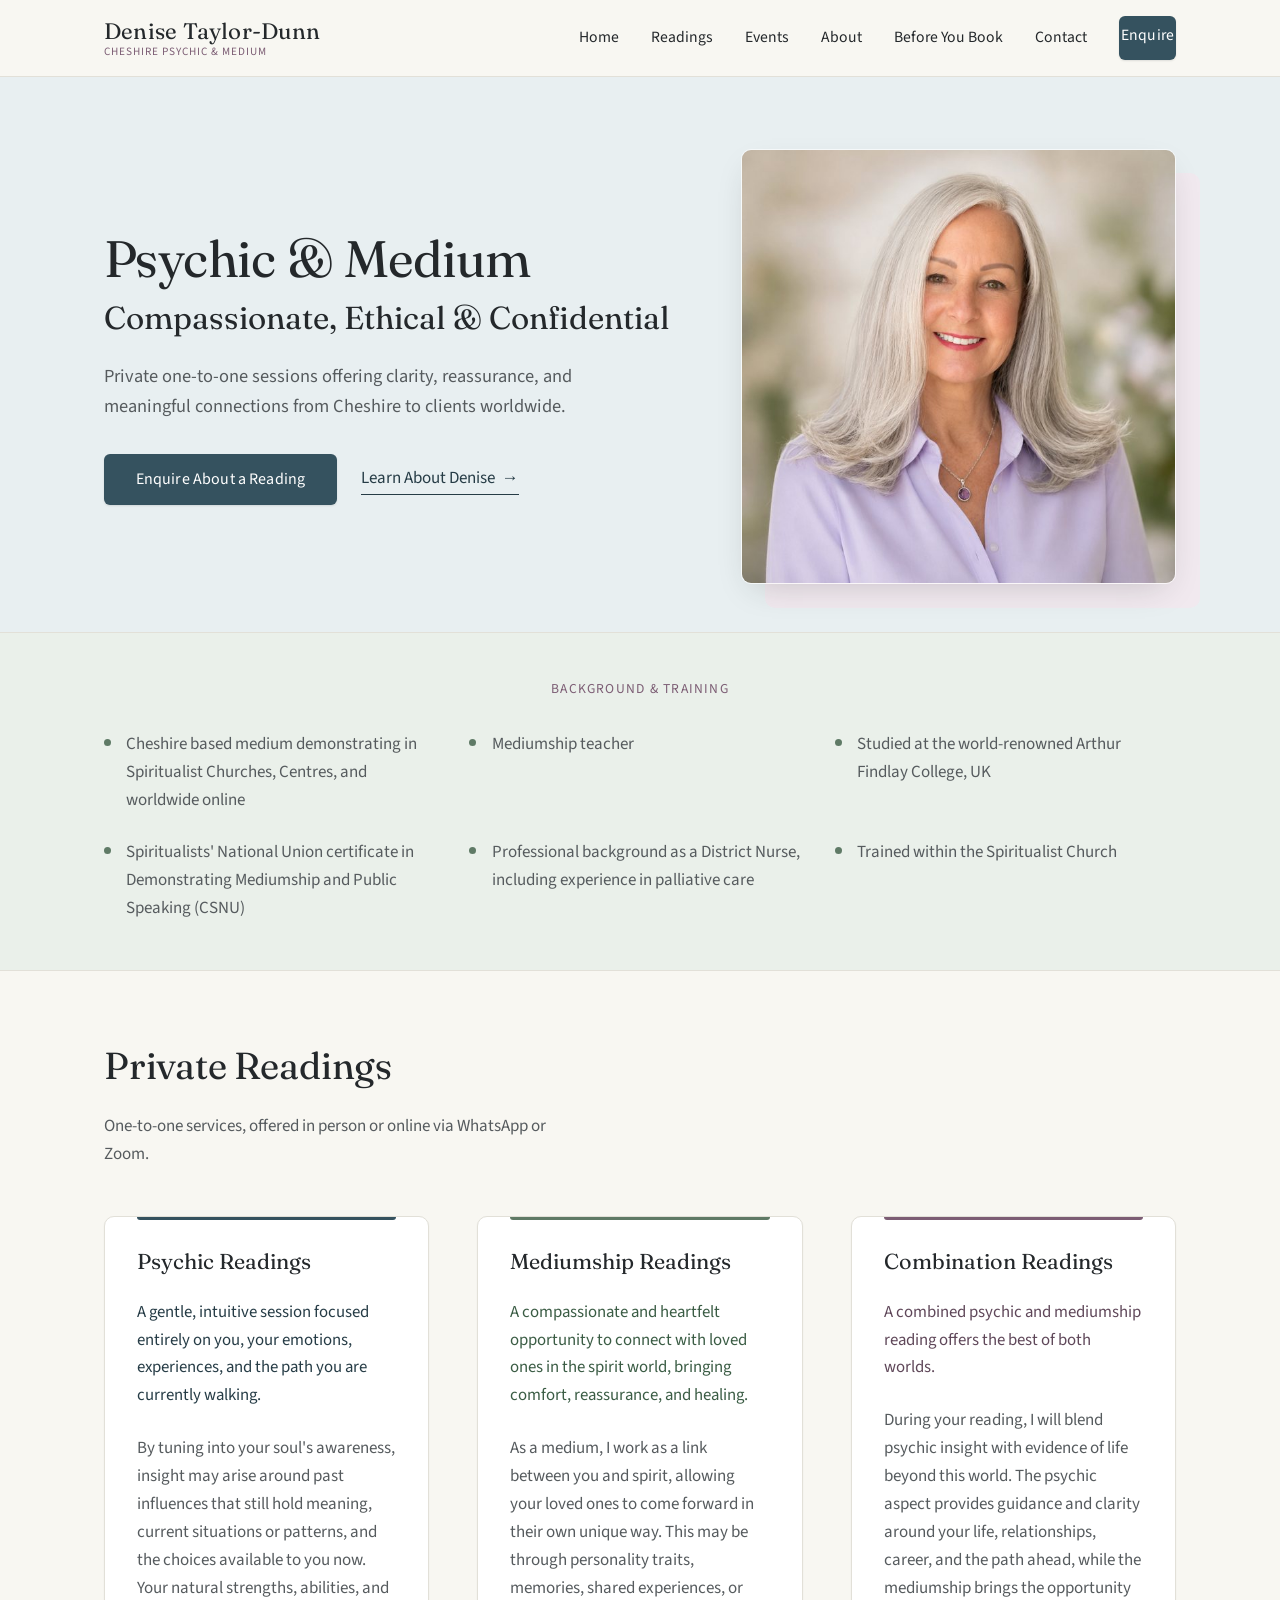
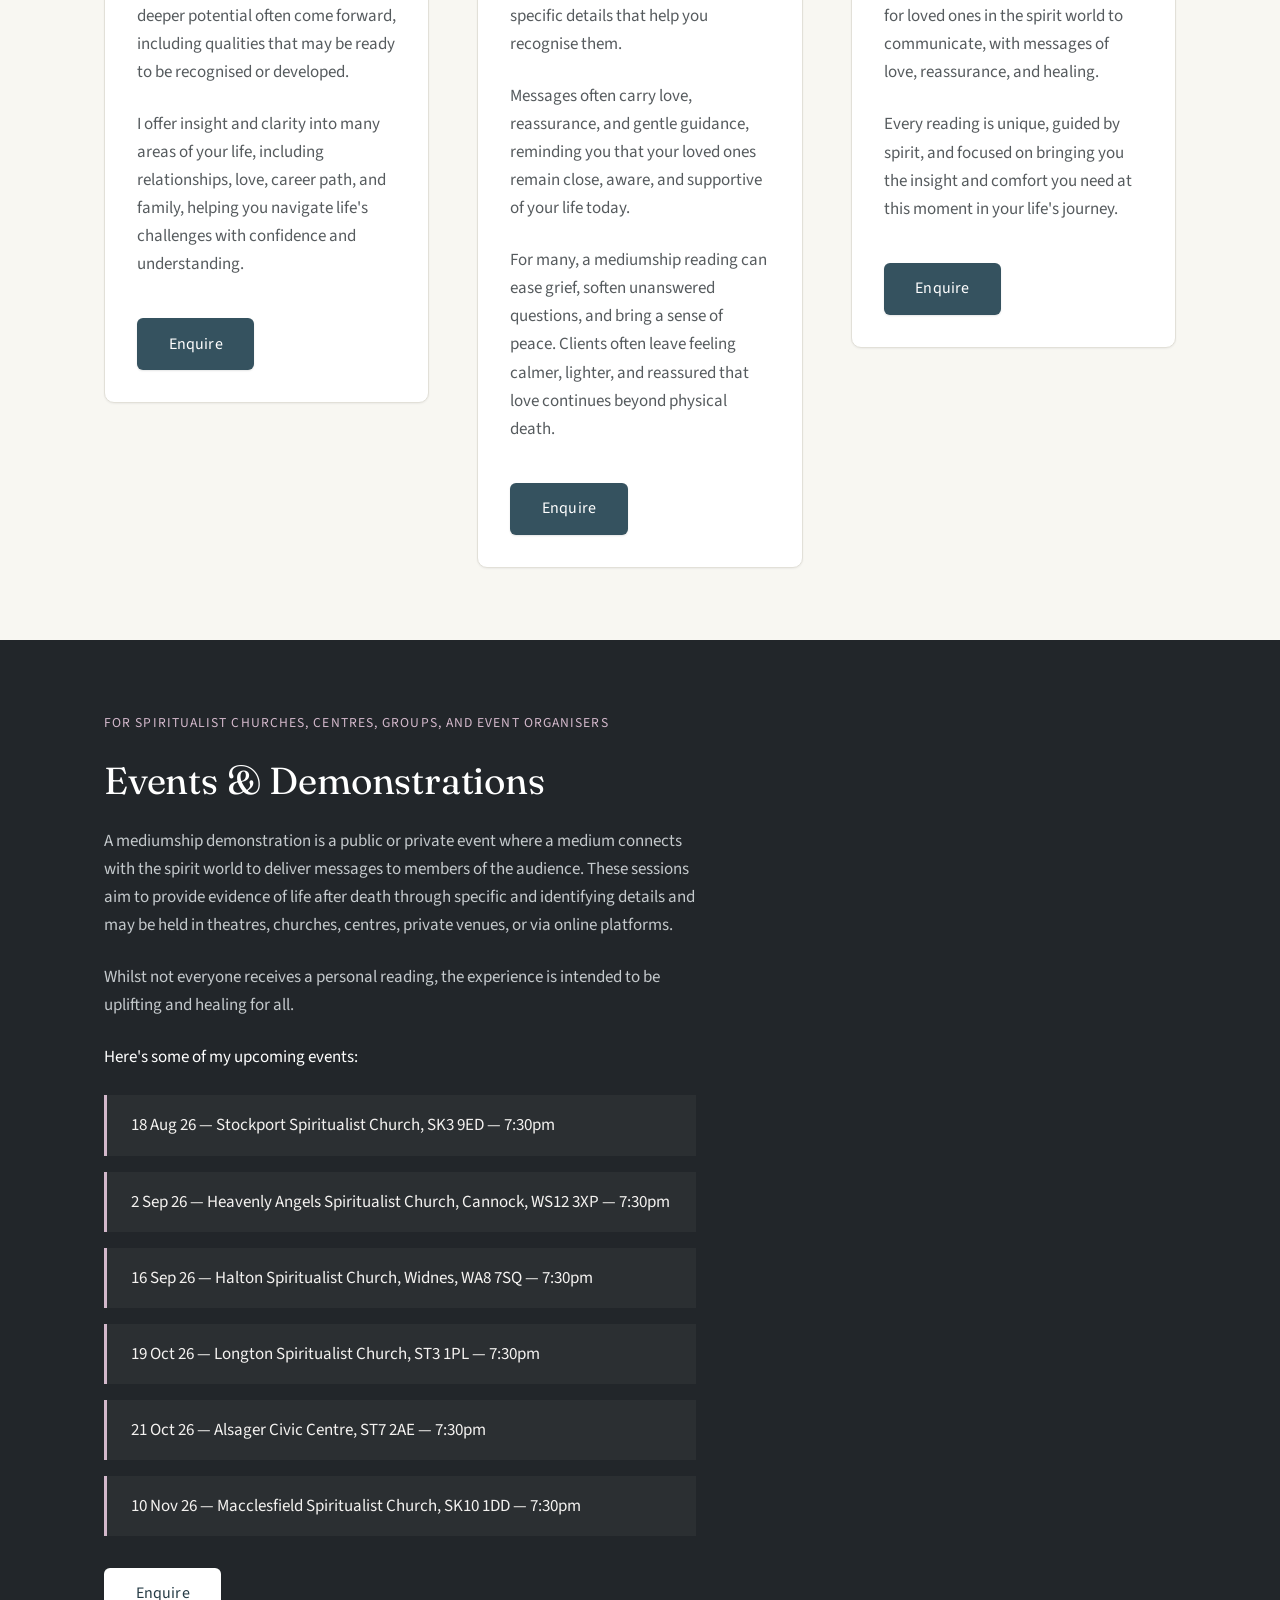
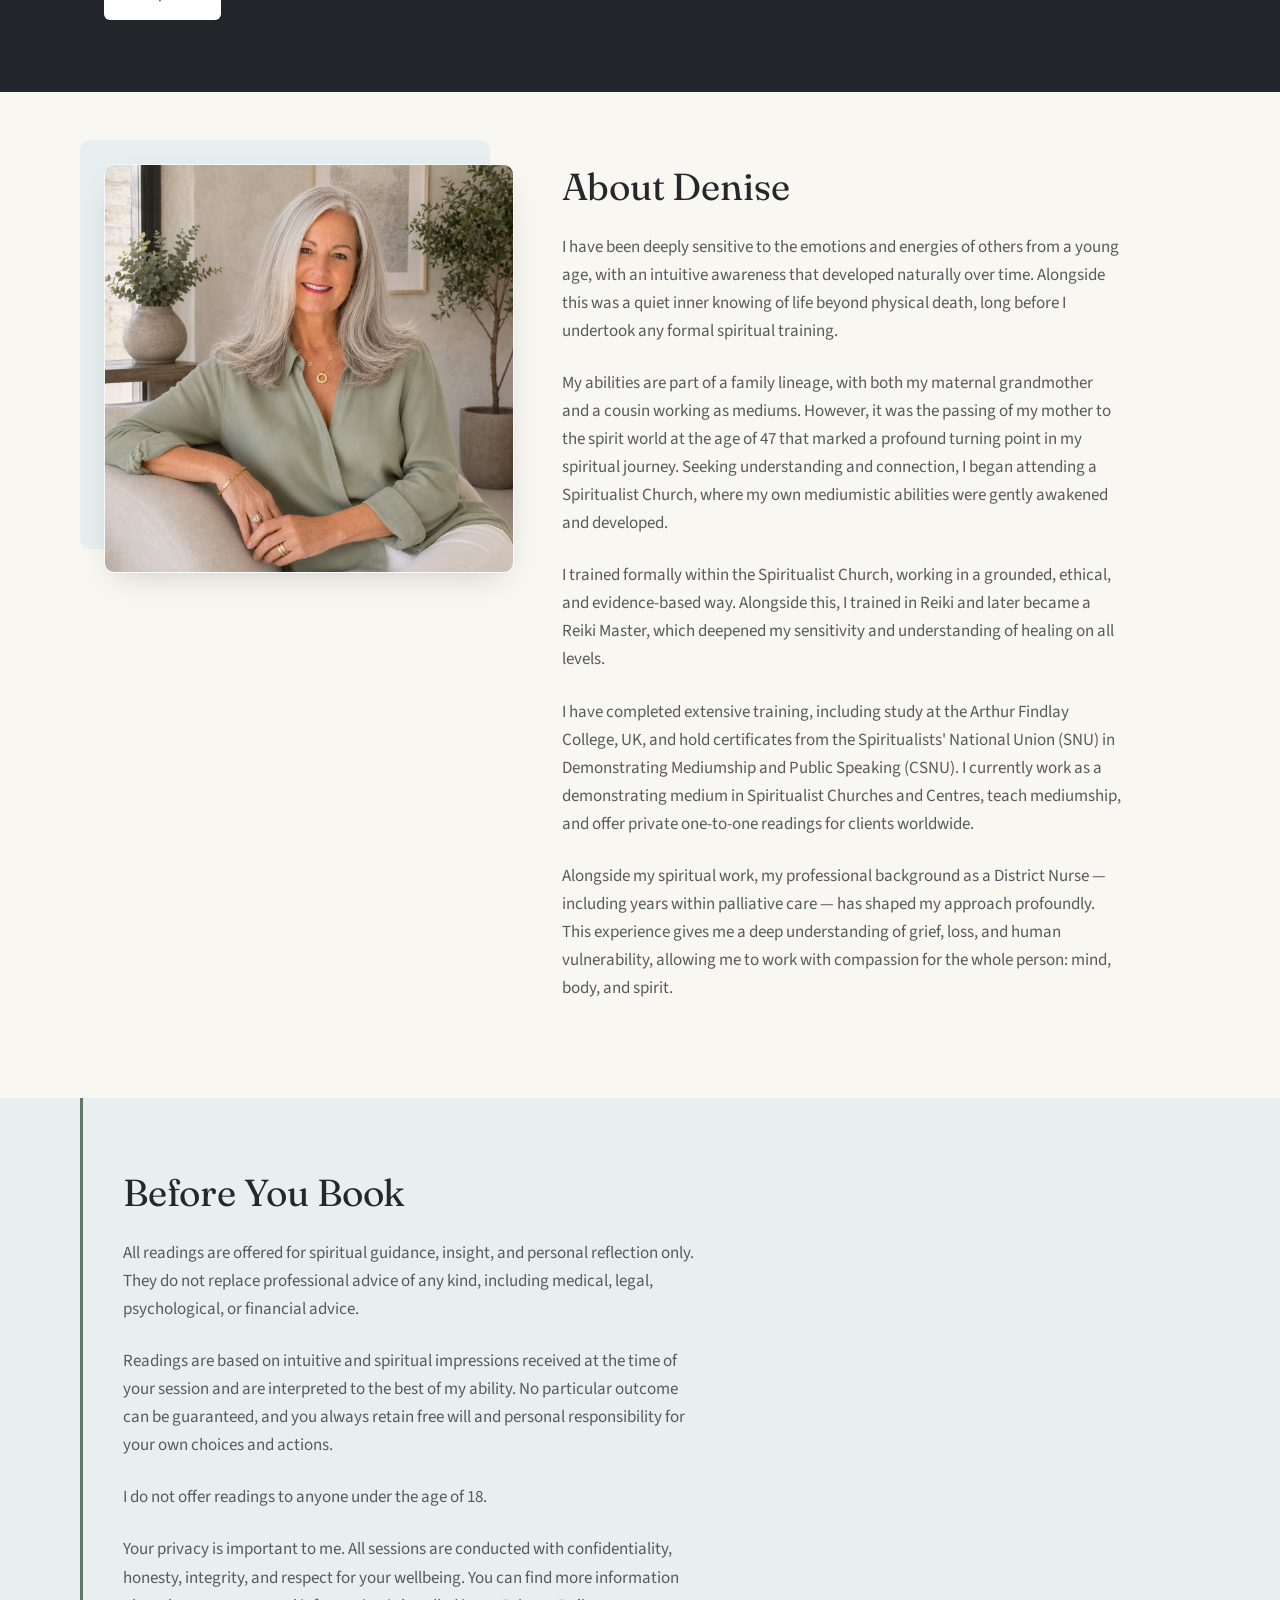
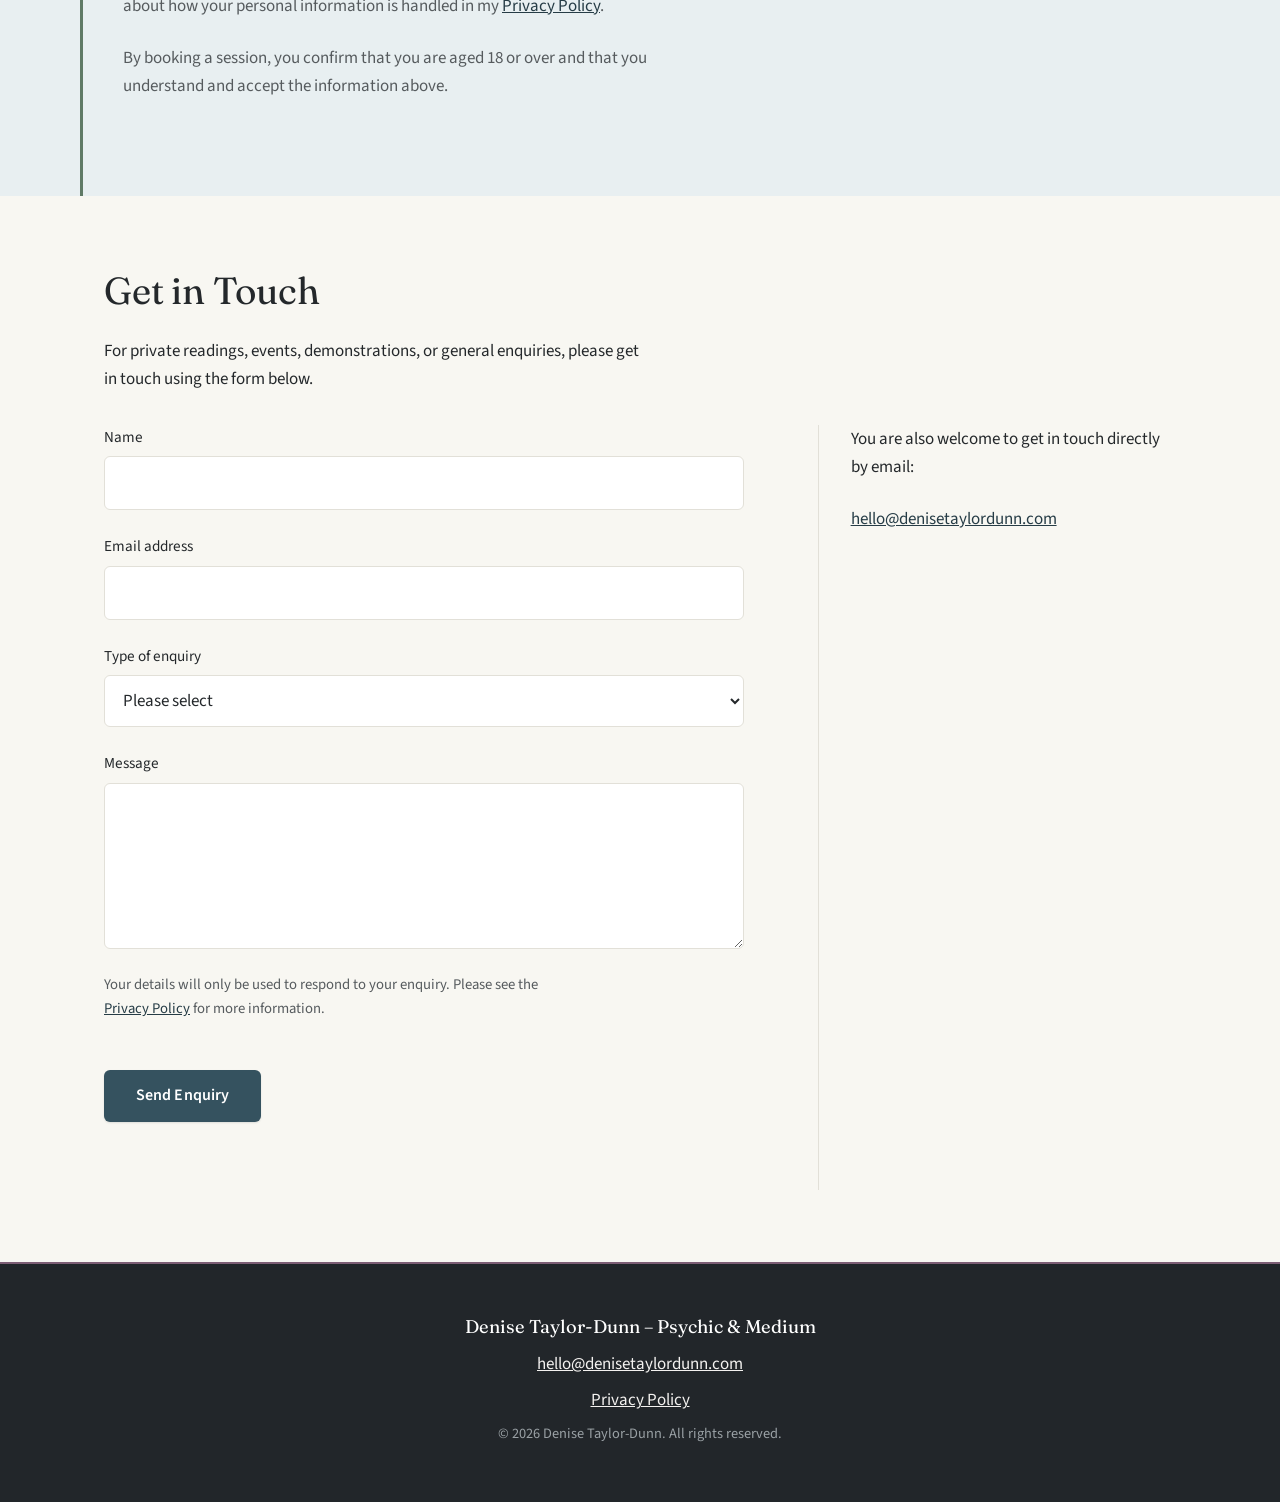
<file: index.html>
<!DOCTYPE html>
<html lang="en">
<head>
<meta charset="UTF-8">
<meta name="viewport" content="width=device-width, initial-scale=1.0">
<title>Denise Taylor-Dunn | Cheshire Psychic &amp; Medium</title>
<meta name="description" content="Denise Taylor-Dunn, a Cheshire-based psychic and medium, offers compassionate, ethical readings and demonstrations for Spiritualist churches and events.">
<link rel="canonical" href="https://denisetaylordunn.com/">

<!-- Open Graph -->
<meta property="og:type" content="website">
<meta property="og:title" content="Denise Taylor-Dunn | Cheshire Psychic &amp; Medium">
<meta property="og:description" content="Compassionate, ethical, and confidential psychic and mediumship readings from Cheshire-based Denise Taylor-Dunn. Private sessions, plus events and demonstrations for organisers.">
<meta property="og:url" content="https://denisetaylordunn.com/">
<!-- Using the hero photograph for now; ideally replace with a dedicated 1200x630 landscape crop before publication -->
<meta property="og:image" content="https://denisetaylordunn.com/images/hero-denise.jpg">

<!-- Favicon placeholder: replace images/favicon-placeholder.svg with final branded favicon before publication -->
<link rel="icon" type="image/svg+xml" href="images/favicon-placeholder.svg">

<link rel="preload" href="fonts/fraunces-variable-latin.woff2" as="font" type="font/woff2" crossorigin>
<link rel="preload" href="fonts/source-sans-3-variable-latin.woff2" as="font" type="font/woff2" crossorigin>
<link rel="stylesheet" href="css/styles.css">

<!-- Structured data: factual details only, no unsupported claims -->
<script type="application/ld+json">
{
  "@context": "https://schema.org",
  "@type": "Person",
  "name": "Denise Taylor-Dunn",
  "jobTitle": "Psychic and Medium",
  "description": "Denise Taylor-Dunn offers psychic readings, mediumship readings, and mediumship demonstrations, trained within the Spiritualist Church. Based in Cheshire, UK.",
  "address": {
    "@type": "PostalAddress",
    "addressRegion": "Cheshire",
    "addressCountry": "GB"
  },
  "url": "https://denisetaylordunn.com/"
}
</script>
</head>
<body>

<a class="skip-link" href="#main-content">Skip to main content</a>

<!-- ============ HEADER / NAVIGATION ============ -->
<header class="site-header">
  <div class="header-inner">
    <a href="#home" class="brand">
      <span class="wordmark">Denise Taylor-Dunn</span>
      <span class="wordmark-tagline">Cheshire Psychic &amp; Medium</span>
    </a>

    <button type="button" class="nav-toggle" aria-expanded="false" aria-controls="primary-navigation" aria-label="Open menu">
      <span class="nav-toggle-icon" aria-hidden="true"></span>
      <span class="visually-hidden">Menu</span>
    </button>

    <nav id="primary-navigation" class="primary-nav" aria-label="Primary">
      <ul>
        <li><a href="#home">Home</a></li>
        <li><a href="#readings">Readings</a></li>
        <li><a href="#events">Events</a></li>
        <li><a href="#about">About</a></li>
        <li><a href="#before-you-book">Before You Book</a></li>
        <li><a href="#contact">Contact</a></li>
      </ul>
      <a href="#contact" class="btn btn-primary nav-cta">Enquire</a>
    </nav>
  </div>
</header>

<main id="main-content">

  <!-- ============ HERO ============ -->
  <section id="home" class="hero">
    <div class="hero-inner">
      <div class="hero-content">
        <h1>Psychic &amp; Medium <span class="h1-secondary">Compassionate, Ethical &amp; Confidential</span></h1>
        <p class="hero-subheading">Private one-to-one sessions offering clarity, reassurance, and meaningful connections from Cheshire to clients worldwide.</p>
        <div class="hero-actions">
          <a href="#contact" class="btn btn-primary">Enquire About a Reading</a>
          <a href="#about" class="link-secondary">Learn About Denise</a>
        </div>
      </div>
      <div class="hero-media">
        <img src="images/hero-denise.jpg" alt="Portrait photograph of Denise Taylor-Dunn" width="640" height="640">
      </div>
    </div>
  </section>

  <!-- ============ TRUST / CREDENTIALS ============ -->
  <section id="trust" class="trust" aria-labelledby="trust-heading">
    <h2 id="trust-heading" class="trust-heading">Background &amp; Training</h2>
    <ul class="trust-list">
      <li>Cheshire based medium demonstrating in Spiritualist Churches, Centres, and worldwide online</li>
      <li>Mediumship teacher</li>
      <li>Studied at the world-renowned Arthur Findlay College, UK</li>
      <li>Spiritualists' National Union certificate in Demonstrating Mediumship and Public Speaking (CSNU)</li>
      <li>Professional background as a District Nurse, including experience in palliative care</li>
      <li>Trained within the Spiritualist Church</li>
    </ul>
  </section>

  <!-- ============ PRIVATE READINGS ============ -->
  <section id="readings" aria-labelledby="readings-heading">
    <div class="section-inner">
      <h2 id="readings-heading">Private Readings</h2>
      <p class="readings-intro">One-to-one services, offered in person or online via WhatsApp or Zoom.</p>

      <div class="readings-grid">
        <!-- Service 1: Online Psychic Readings -->
        <article class="reading-card" aria-labelledby="psychic-heading">
          <h3 id="psychic-heading">Psychic Readings</h3>
          <p class="card-intro">A gentle, intuitive session focused entirely on you, your emotions, experiences, and the path you are currently walking.</p>
          <div class="card-body">
            <p>By tuning into your soul's awareness, insight may arise around past influences that still hold meaning, current situations or patterns, and the choices available to you now. Your natural strengths, abilities, and deeper potential often come forward, including qualities that may be ready to be recognised or developed.</p>
            <p>I offer insight and clarity into many areas of your life, including relationships, love, career path, and family, helping you navigate life's challenges with confidence and understanding.</p>
          </div>
          <a href="#contact" class="btn btn-primary" data-enquiry-type="Psychic Reading">Enquire</a>
        </article>

        <!-- Service 2: Online Mediumship Readings -->
        <article class="reading-card" aria-labelledby="mediumship-heading">
          <h3 id="mediumship-heading">Mediumship Readings</h3>
          <p class="card-intro">A compassionate and heartfelt opportunity to connect with loved ones in the spirit world, bringing comfort, reassurance, and healing.</p>
          <div class="card-body">
            <p>As a medium, I work as a link between you and spirit, allowing your loved ones to come forward in their own unique way. This may be through personality traits, memories, shared experiences, or specific details that help you recognise them.</p>
            <p>Messages often carry love, reassurance, and gentle guidance, reminding you that your loved ones remain close, aware, and supportive of your life today.</p>
            <p>For many, a mediumship reading can ease grief, soften unanswered questions, and bring a sense of peace. Clients often leave feeling calmer, lighter, and reassured that love continues beyond physical death.</p>
          </div>
          <a href="#contact" class="btn btn-primary" data-enquiry-type="Mediumship Reading">Enquire</a>
        </article>

        <!-- Service 3: Combination Reading -->
        <article class="reading-card" aria-labelledby="combination-heading">
          <h3 id="combination-heading">Combination Readings</h3>
          <p class="card-intro">A combined psychic and mediumship reading offers the best of both worlds.</p>
          <div class="card-body">
            <p>During your reading, I will blend psychic insight with evidence of life beyond this world. The psychic aspect provides guidance and clarity around your life, relationships, career, and the path ahead, while the mediumship brings the opportunity for loved ones in the spirit world to communicate, with messages of love, reassurance, and healing.</p>
            <p>Every reading is unique, guided by spirit, and focused on bringing you the insight and comfort you need at this moment in your life's journey.</p>
          </div>
          <a href="#contact" class="btn btn-primary" data-enquiry-type="Combination Reading">Enquire</a>
        </article>
      </div>
    </div>
  </section>

  <!-- ============ EVENTS & DEMONSTRATIONS ============ -->
  <section id="events" class="events" aria-labelledby="events-heading">
    <div class="section-inner events-inner">
      <p class="section-eyebrow">For Spiritualist Churches, centres, groups, and event organisers</p>
      <h2 id="events-heading">Events &amp; Demonstrations</h2>
      <div class="events-body">
        <p>A mediumship demonstration is a public or private event where a medium connects with the spirit world to deliver messages to members of the audience. These sessions aim to provide evidence of life after death through specific and identifying details and may be held in theatres, churches, centres, private venues, or via online platforms.</p>
        <p>Whilst not everyone receives a personal reading, the experience is intended to be uplifting and healing for all.</p>
      </div>
      <p class="events-list-heading">Here's some of my upcoming events:</p>
      <ul class="events-list">
        <li><strong>18 Aug 26</strong> — Stockport Spiritualist Church, SK3 9ED — 7:30pm</li>
        <li><strong>2 Sep 26</strong> — Heavenly Angels Spiritualist Church, Cannock, WS12 3XP — 7:30pm</li>
        <li><strong>16 Sep 26</strong> — Halton Spiritualist Church, Widnes, WA8 7SQ — 7:30pm</li>
        <li><strong>19 Oct 26</strong> — Longton Spiritualist Church, ST3 1PL — 7:30pm</li>
        <li><strong>21 Oct 26</strong> — Alsager Civic Centre, ST7 2AE — 7:30pm</li>
        <li><strong>10 Nov 26</strong> — Macclesfield Spiritualist Church, SK10 1DD — 7:30pm</li>
      </ul>
      <a href="#contact" class="btn btn-primary on-dark" data-enquiry-type="Events &amp; Demonstrations">Enquire</a>
    </div>
  </section>

  <!-- ============ ABOUT DENISE ============ -->
  <section id="about" aria-labelledby="about-heading">
    <div class="section-inner about-inner">
      <div class="about-media">
        <img src="images/about-denise.jpg" alt="Photograph of Denise Taylor-Dunn at home" width="640" height="640" loading="lazy">
      </div>
      <div class="about-content">
        <h2 id="about-heading">About Denise</h2>
        <p>I have been deeply sensitive to the emotions and energies of others from a young age, with an intuitive awareness that developed naturally over time. Alongside this was a quiet inner knowing of life beyond physical death, long before I undertook any formal spiritual training.</p>
        <p>My abilities are part of a family lineage, with both my maternal grandmother and a cousin working as mediums. However, it was the passing of my mother to the spirit world at the age of 47 that marked a profound turning point in my spiritual journey. Seeking understanding and connection, I began attending a Spiritualist Church, where my own mediumistic abilities were gently awakened and developed.</p>
        <p>I trained formally within the Spiritualist Church, working in a grounded, ethical, and evidence-based way. Alongside this, I trained in Reiki and later became a Reiki Master, which deepened my sensitivity and understanding of healing on all levels.</p>
        <p>I have completed extensive training, including study at the Arthur Findlay College, UK, and hold certificates from the Spiritualists' National Union (SNU) in Demonstrating Mediumship and Public Speaking (CSNU). I currently work as a demonstrating medium in Spiritualist Churches and Centres, teach mediumship, and offer private one-to-one readings for clients worldwide.</p>
        <p>Alongside my spiritual work, my professional background as a District Nurse — including years within palliative care — has shaped my approach profoundly. This experience gives me a deep understanding of grief, loss, and human vulnerability, allowing me to work with compassion for the whole person: mind, body, and spirit.</p>
      </div>
    </div>
  </section>

  <!-- ============ BEFORE YOU BOOK ============ -->
  <section id="before-you-book" class="important-info" aria-labelledby="important-info-heading">
    <div class="section-inner">
      <h2 id="important-info-heading">Before You Book</h2>
      <p>All readings are offered for spiritual guidance, insight, and personal reflection only. They do not replace professional advice of any kind, including medical, legal, psychological, or financial advice.</p>
      <p>Readings are based on intuitive and spiritual impressions received at the time of your session and are interpreted to the best of my ability. No particular outcome can be guaranteed, and you always retain free will and personal responsibility for your own choices and actions.</p>
      <p>I do not offer readings to anyone under the age of 18.</p>
      <p>Your privacy is important to me. All sessions are conducted with confidentiality, honesty, integrity, and respect for your wellbeing. You can find more information about how your personal information is handled in my <a href="privacy-policy.html">Privacy Policy</a>.</p>
      <p>By booking a session, you confirm that you are aged 18 or over and that you understand and accept the information above.</p>
    </div>
  </section>

  <!-- ============ CONTACT / ENQUIRY ============ -->
  <section id="contact" aria-labelledby="contact-heading">
    <div class="contact-inner">
      <h2 id="contact-heading">Get in Touch</h2>
      <p>For private readings, events, demonstrations, or general enquiries, please get in touch using the form below.</p>

      <div class="contact-grid">
        <form class="enquiry-form" id="enquiry-form" novalidate>
          <div class="form-field">
            <label for="name">Name</label>
            <input type="text" id="name" name="name" autocomplete="name" aria-describedby="name-error" required>
            <span class="field-error" id="name-error">Please enter your name.</span>
          </div>

          <div class="form-field">
            <label for="email">Email address</label>
            <input type="email" id="email" name="email" autocomplete="email" aria-describedby="email-error" required>
            <span class="field-error" id="email-error">Please enter a valid email address.</span>
          </div>

          <div class="form-field">
            <label for="enquiry-type">Type of enquiry</label>
            <select id="enquiry-type" name="enquiry-type" aria-describedby="enquiry-type-error" required>
              <option value="">Please select</option>
              <option value="Psychic Reading">Psychic Reading</option>
              <option value="Mediumship Reading">Mediumship Reading</option>
              <option value="Combination Reading">Combination Reading</option>
              <option value="Events &amp; Demonstrations">Events &amp; Demonstrations</option>
              <option value="General Enquiry">General Enquiry</option>
            </select>
            <span class="field-error" id="enquiry-type-error">Please select the type of enquiry.</span>
          </div>

          <div class="form-field">
            <label for="message">Message</label>
            <textarea id="message" name="message" rows="5" aria-describedby="message-error" required></textarea>
            <span class="field-error" id="message-error">Please enter a message.</span>
          </div>

          <p class="form-privacy-note">Your details will only be used to respond to your enquiry. Please see the <a href="privacy-policy.html">Privacy Policy</a> for more information.</p>

          <button type="submit" class="btn btn-primary">Send Enquiry</button>

          <p class="form-status" id="form-status" role="status" aria-live="polite"></p>
        </form>

        <div class="contact-alt">
          <p>You are also welcome to get in touch directly by email:</p>
          <p><a href="mailto:hello@denisetaylordunn.com">hello@denisetaylordunn.com</a></p>
        </div>
      </div>
    </div>
  </section>

</main>

<!-- ============ FOOTER ============ -->
<footer class="site-footer">
  <div class="footer-inner">
    <p class="footer-name">Denise Taylor-Dunn – Psychic &amp; Medium</p>
    <p><a href="mailto:hello@denisetaylordunn.com">hello@denisetaylordunn.com</a></p>
    <p><a href="privacy-policy.html">Privacy Policy</a></p>
    <p class="footer-copyright">&copy; <span id="current-year">2026</span> Denise Taylor-Dunn. All rights reserved.</p>
  </div>
</footer>

<script src="js/main.js"></script>
</body>
</html>
</file>
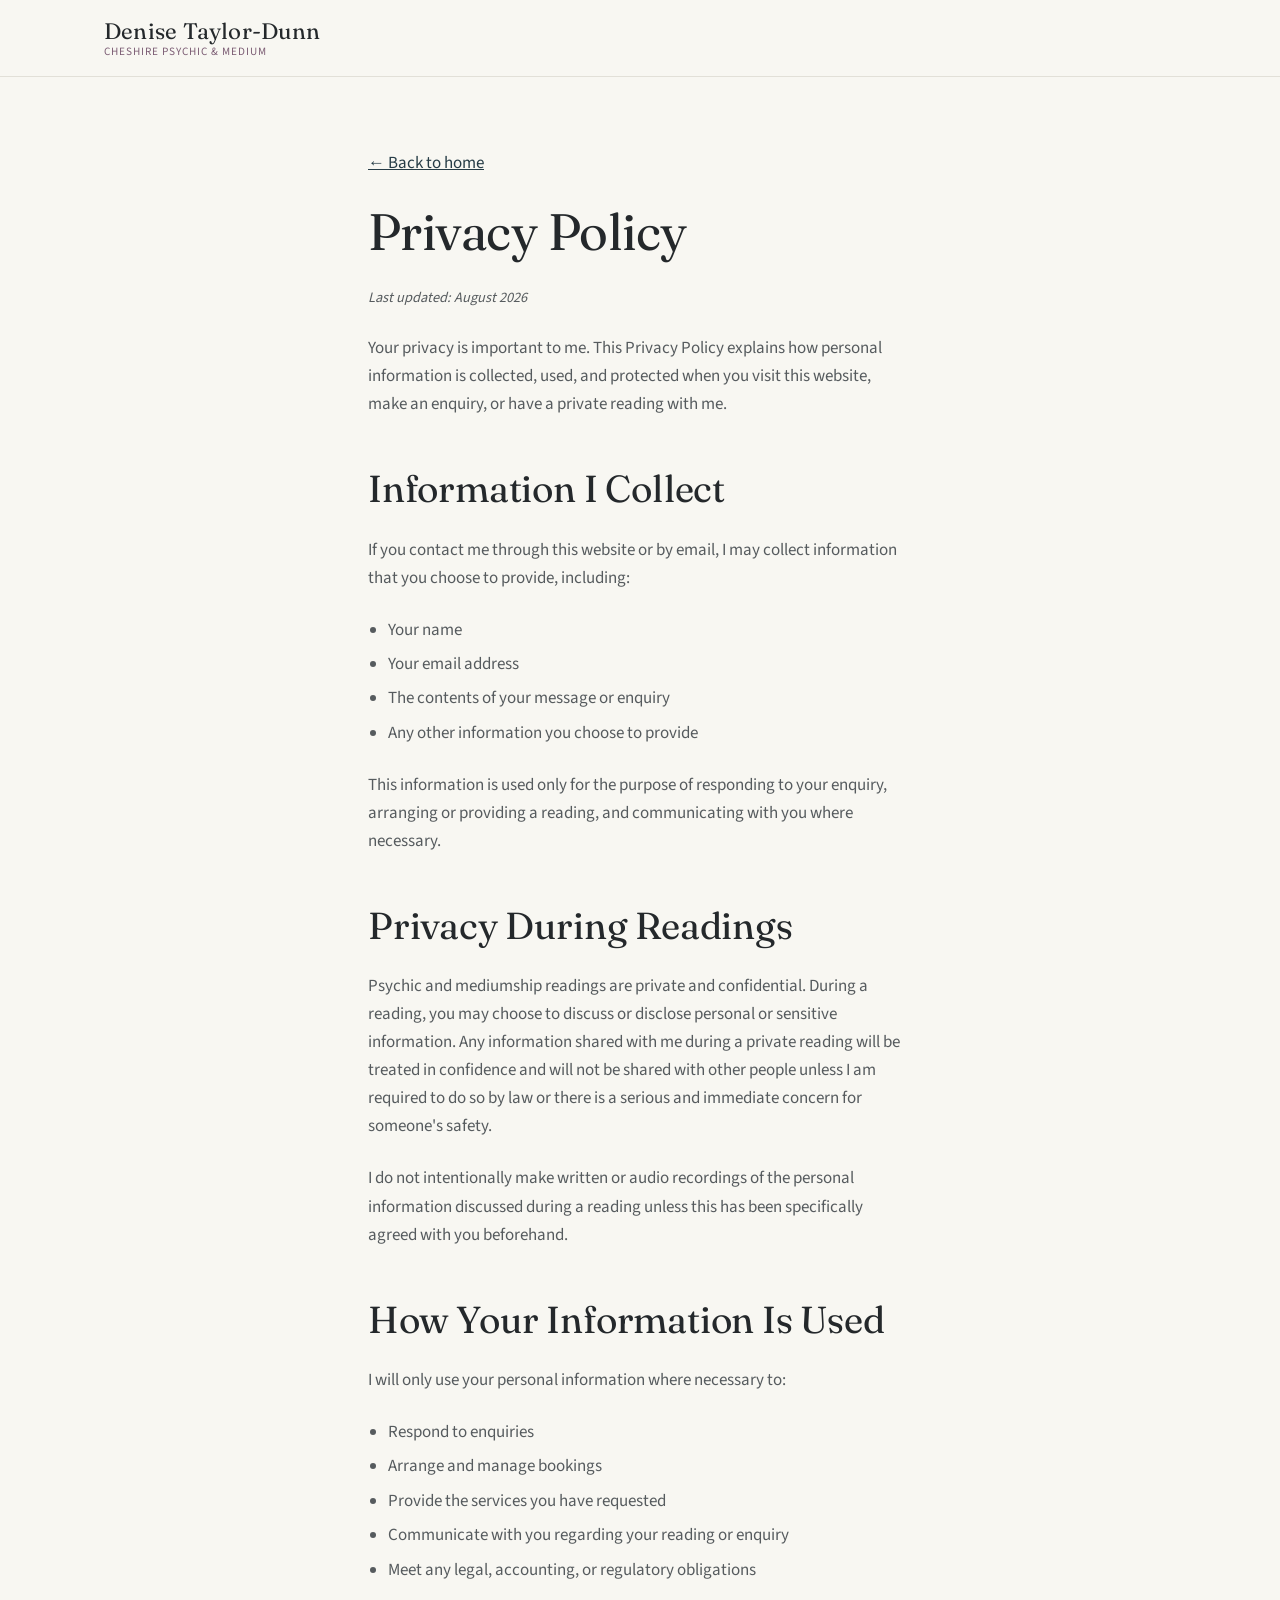
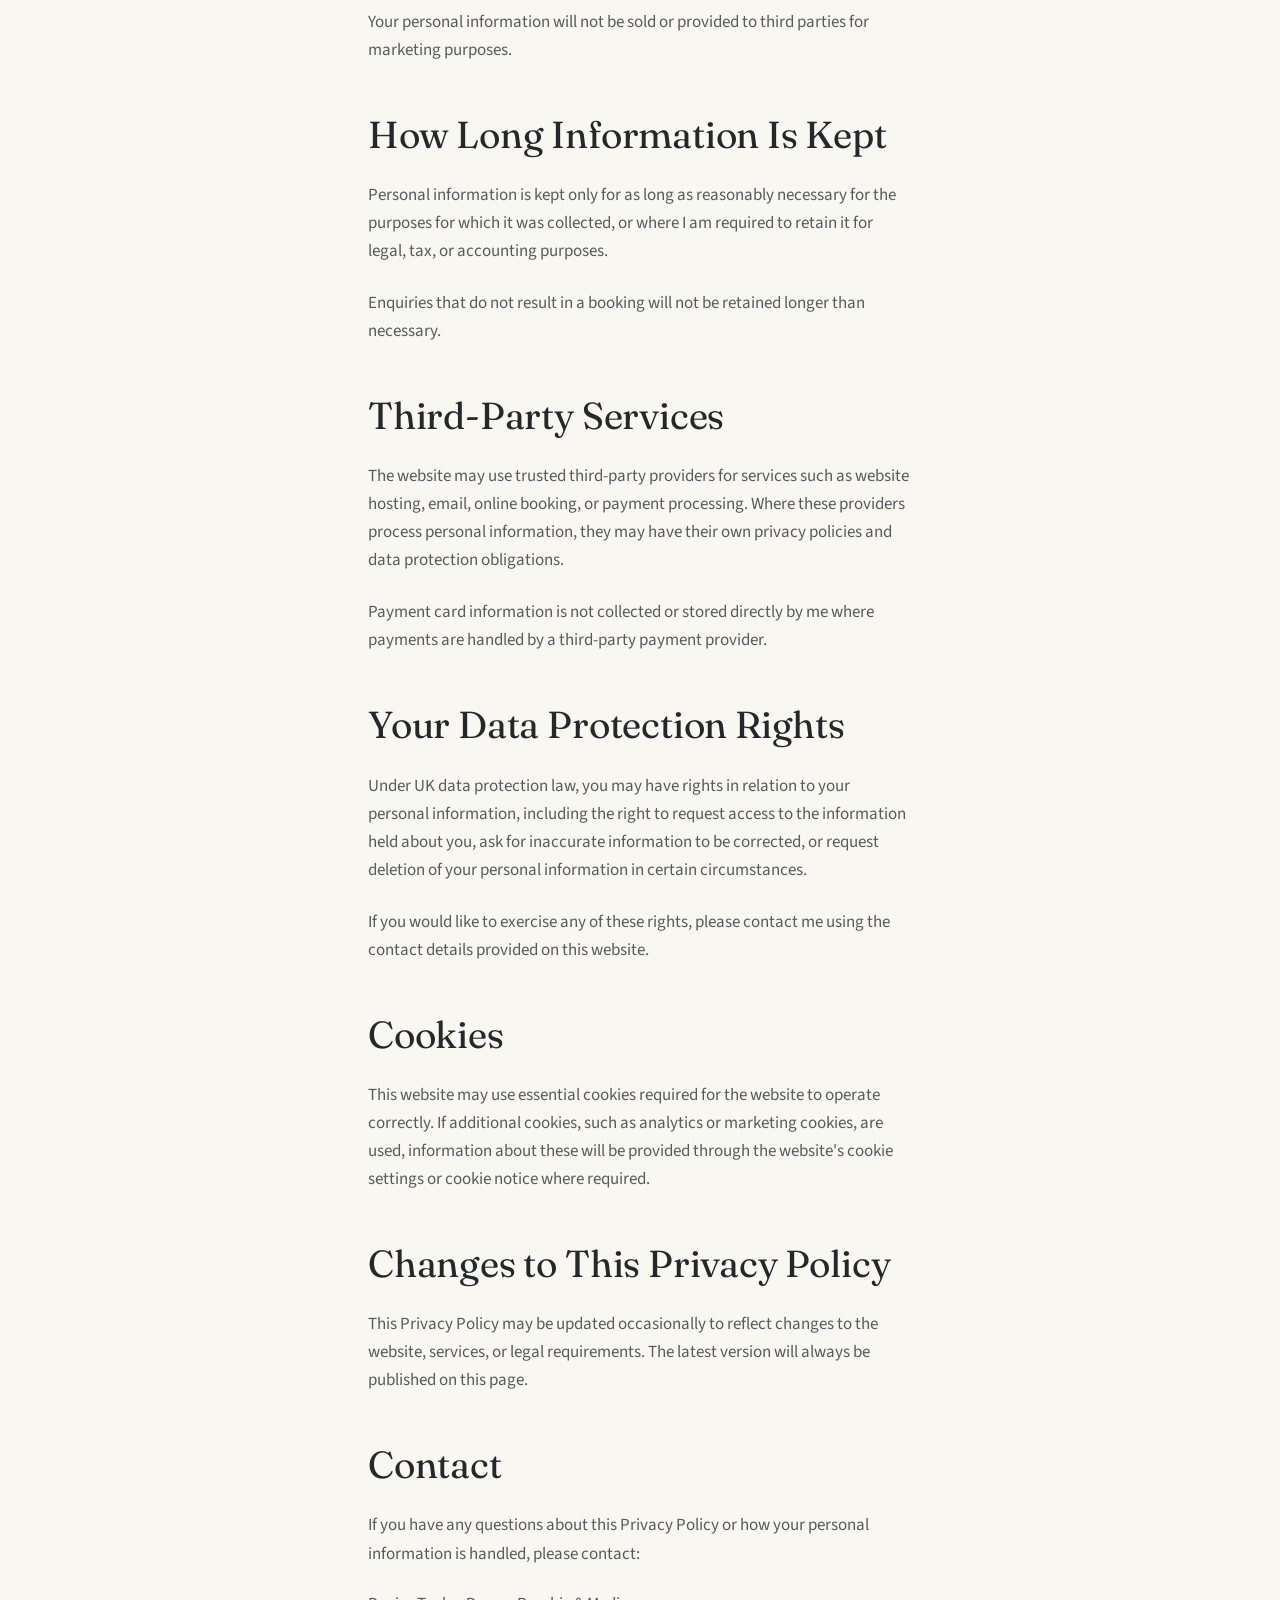
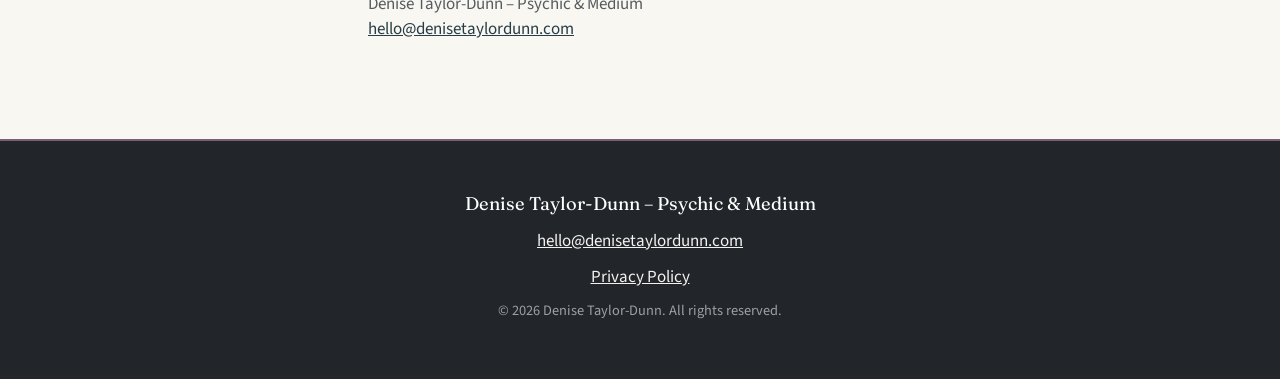
<file: privacy-policy.html>
<!DOCTYPE html>
<html lang="en">
<head>
<meta charset="UTF-8">
<meta name="viewport" content="width=device-width, initial-scale=1.0">
<title>Privacy Policy | Denise Taylor-Dunn</title>
<meta name="description" content="Privacy Policy for denisetaylordunn.com, explaining what information is collected through the contact form, how it is used, and your data rights.">
<link rel="canonical" href="https://denisetaylordunn.com/privacy-policy.html">
<meta name="robots" content="noindex">
<link rel="icon" type="image/svg+xml" href="images/favicon-placeholder.svg">
<link rel="preload" href="fonts/fraunces-variable-latin.woff2" as="font" type="font/woff2" crossorigin>
<link rel="preload" href="fonts/source-sans-3-variable-latin.woff2" as="font" type="font/woff2" crossorigin>
<link rel="stylesheet" href="css/styles.css">
</head>
<body>

<a class="skip-link" href="#main-content">Skip to main content</a>

<!-- ============ HEADER ============ -->
<header class="site-header">
  <div class="header-inner">
    <a href="index.html" class="brand">
      <span class="wordmark">Denise Taylor-Dunn</span>
      <span class="wordmark-tagline">Cheshire Psychic &amp; Medium</span>
    </a>
  </div>
</header>

<main id="main-content">
  <div class="policy-content">
    <a class="back-home" href="index.html">&larr; Back to home</a>

    <h1>Privacy Policy</h1>
    <p class="policy-updated">Last updated: August 2026</p>

    <p>Your privacy is important to me. This Privacy Policy explains how personal information is collected, used, and protected when you visit this website, make an enquiry, or have a private reading with me.</p>

    <h2>Information I Collect</h2>
    <p>If you contact me through this website or by email, I may collect information that you choose to provide, including:</p>
    <ul>
      <li>Your name</li>
      <li>Your email address</li>
      <li>The contents of your message or enquiry</li>
      <li>Any other information you choose to provide</li>
    </ul>
    <p>This information is used only for the purpose of responding to your enquiry, arranging or providing a reading, and communicating with you where necessary.</p>

    <h2>Privacy During Readings</h2>
    <p>Psychic and mediumship readings are private and confidential. During a reading, you may choose to discuss or disclose personal or sensitive information. Any information shared with me during a private reading will be treated in confidence and will not be shared with other people unless I am required to do so by law or there is a serious and immediate concern for someone's safety.</p>
    <p>I do not intentionally make written or audio recordings of the personal information discussed during a reading unless this has been specifically agreed with you beforehand.</p>

    <h2>How Your Information Is Used</h2>
    <p>I will only use your personal information where necessary to:</p>
    <ul>
      <li>Respond to enquiries</li>
      <li>Arrange and manage bookings</li>
      <li>Provide the services you have requested</li>
      <li>Communicate with you regarding your reading or enquiry</li>
      <li>Meet any legal, accounting, or regulatory obligations</li>
    </ul>
    <p>Your personal information will not be sold or provided to third parties for marketing purposes.</p>

    <h2>How Long Information Is Kept</h2>
    <p>Personal information is kept only for as long as reasonably necessary for the purposes for which it was collected, or where I am required to retain it for legal, tax, or accounting purposes.</p>
    <p>Enquiries that do not result in a booking will not be retained longer than necessary.</p>

    <h2>Third-Party Services</h2>
    <p>The website may use trusted third-party providers for services such as website hosting, email, online booking, or payment processing. Where these providers process personal information, they may have their own privacy policies and data protection obligations.</p>
    <p>Payment card information is not collected or stored directly by me where payments are handled by a third-party payment provider.</p>

    <h2>Your Data Protection Rights</h2>
    <p>Under UK data protection law, you may have rights in relation to your personal information, including the right to request access to the information held about you, ask for inaccurate information to be corrected, or request deletion of your personal information in certain circumstances.</p>
    <p>If you would like to exercise any of these rights, please contact me using the contact details provided on this website.</p>

    <h2>Cookies</h2>
    <p>This website may use essential cookies required for the website to operate correctly. If additional cookies, such as analytics or marketing cookies, are used, information about these will be provided through the website's cookie settings or cookie notice where required.</p>

    <h2>Changes to This Privacy Policy</h2>
    <p>This Privacy Policy may be updated occasionally to reflect changes to the website, services, or legal requirements. The latest version will always be published on this page.</p>

    <h2>Contact</h2>
    <p>If you have any questions about this Privacy Policy or how your personal information is handled, please contact:</p>
    <p class="policy-contact">Denise Taylor-Dunn &ndash; Psychic &amp; Medium<br>
    <a href="mailto:hello@denisetaylordunn.com">hello@denisetaylordunn.com</a></p>
  </div>
</main>

<!-- ============ FOOTER ============ -->
<footer class="site-footer">
  <div class="footer-inner">
    <p class="footer-name">Denise Taylor-Dunn – Psychic &amp; Medium</p>
    <p><a href="mailto:hello@denisetaylordunn.com">hello@denisetaylordunn.com</a></p>
    <p><a href="privacy-policy.html">Privacy Policy</a></p>
    <p class="footer-copyright">&copy; <span id="current-year">2026</span> Denise Taylor-Dunn. All rights reserved.</p>
  </div>
</footer>

<script src="js/main.js"></script>
</body>
</html>
</file>
<file: css/styles.css>
/* =========================================================
   Denise Taylor-Dunn – Psychic and Medium
   Stylesheet
   ========================================================= */

/* ---------------------------------------------------------
   1. Fonts (self-hosted, variable, latin subset only)
   --------------------------------------------------------- */
@font-face {
  font-family: 'Fraunces';
  font-style: normal;
  font-weight: 300 700;
  font-display: swap;
  src: url('../fonts/fraunces-variable-latin.woff2') format('woff2-variations'),
       url('../fonts/fraunces-variable-latin.woff2') format('woff2');
}

@font-face {
  font-family: 'Source Sans 3';
  font-style: normal;
  font-weight: 300 700;
  font-display: swap;
  src: url('../fonts/source-sans-3-variable-latin.woff2') format('woff2-variations'),
       url('../fonts/source-sans-3-variable-latin.woff2') format('woff2');
}

/* ---------------------------------------------------------
   2. CSS Custom Properties (Design Tokens)
   --------------------------------------------------------- */
:root {
  /* Colour palette */
  --color-bg: #f8f7f2;              /* warm white */
  --color-surface: #ffffff;
  --color-text: #24282b;            /* muted charcoal */
  --color-text-soft: #565b5e;
  --color-border: #e2e0d8;

  --color-primary: #35525f;         /* soft blue - primary CTA */
  --color-primary-dark: #263c46;
  --color-primary-tint: #e8eff1;

  --color-secondary: #5f7a66;       /* soft green - decorative use (dots, borders, accents) */
  --color-secondary-tint: #eaf0ea;
  --color-secondary-text: #3a5c44;  /* darker green - AA-contrast for text use */

  --color-accent: #7c5d74;          /* restrained muted accent (plum) - the signature colour */
  --color-accent-dark: #5f4759;
  --color-accent-tint: #f1e9ef;
  --color-accent-on-dark: #d3b8cb;  /* accent tint, AA-contrast on dark backgrounds */

  --color-charcoal-deep: #22262a;   /* used for events band + footer */
  --color-charcoal-deep-text: #f4f2f0;
  --color-charcoal-deep-soft: #c4c9cc;

  --color-focus: #263c46;
  --color-focus-on-dark: #ffffff;

  --color-error: #8a3b3b;

  /* Shadows */
  --shadow-sm: 0 1px 2px rgba(36, 40, 43, 0.06);
  --shadow-md: 0 12px 32px -12px rgba(36, 40, 43, 0.22);
  --shadow-button: 0 8px 20px -8px rgba(38, 60, 70, 0.45);

  /* Typography */
  --font-heading: 'Fraunces', Georgia, 'Iowan Old Style', 'Palatino Linotype', serif;
  --font-body: 'Source Sans 3', -apple-system, BlinkMacSystemFont, 'Segoe UI', Roboto, Helvetica, Arial, sans-serif;

  --fs-base: 1.0625rem;
  --lh-base: 1.65;

  /* Spacing scale */
  --space-1: 0.5rem;
  --space-2: 1rem;
  --space-3: 1.5rem;
  --space-4: 2rem;
  --space-5: 3rem;
  --space-6: 4.5rem;
  --space-7: 6rem;

  /* Motion */
  --transition-fast: 150ms ease;
  --transition-medium: 240ms cubic-bezier(0.2, 0.6, 0.2, 1);

  /* Layout */
  --container-width: 1120px;
  --radius: 6px;
  --radius-lg: 10px;
  --header-height: 76px;
}

/* ---------------------------------------------------------
   3. Reset / Base
   --------------------------------------------------------- */
*,
*::before,
*::after {
  box-sizing: border-box;
}

html {
  scroll-padding-top: calc(var(--header-height) + 12px);
}

@media (prefers-reduced-motion: no-preference) {
  html {
    scroll-behavior: smooth;
  }
}

@media (prefers-reduced-motion: reduce) {
  *,
  *::before,
  *::after {
    transition-duration: 0.001ms !important;
    animation-duration: 0.001ms !important;
  }
}

body {
  margin: 0;
  background-color: var(--color-bg);
  color: var(--color-text);
  font-family: var(--font-body);
  font-size: var(--fs-base);
  line-height: var(--lh-base);
  font-variation-settings: 'wght' 400;
  -webkit-font-smoothing: antialiased;
}

img {
  max-width: 100%;
  height: auto;
  display: block;
}

a {
  color: var(--color-primary-dark);
}

h1, h2, h3, h4 {
  font-family: var(--font-heading);
  font-weight: 500;
  line-height: 1.2;
  color: var(--color-text);
  margin: 0 0 var(--space-3);
  text-wrap: balance;
}

h1 {
  font-size: clamp(2.1rem, 1.6rem + 2.3vw, 3.2rem);
  font-weight: 560;
  letter-spacing: -0.01em;
}

.h1-secondary {
  display: block;
  margin-top: 0.3em;
  font-size: 0.62em;
  font-weight: 500;
  letter-spacing: 0;
}

h2 {
  font-size: clamp(1.7rem, 1.4rem + 1.3vw, 2.35rem);
  font-weight: 540;
  letter-spacing: -0.005em;
}

h3 {
  font-size: 1.35rem;
  font-weight: 500;
}

p {
  margin: 0 0 var(--space-3);
  max-width: 68ch;
}

ul {
  margin: 0;
  padding: 0;
}

/* Visible, consistent focus state throughout */
a:focus-visible,
button:focus-visible,
input:focus-visible,
select:focus-visible,
textarea:focus-visible {
  outline: 3px solid var(--color-focus);
  outline-offset: 2px;
}

.visually-hidden {
  position: absolute;
  width: 1px;
  height: 1px;
  margin: -1px;
  padding: 0;
  overflow: hidden;
  clip: rect(0, 0, 0, 0);
  white-space: nowrap;
  border: 0;
}

/* Skip link */
.skip-link {
  position: absolute;
  left: var(--space-2);
  top: -60px;
  background: var(--color-primary-dark);
  color: #fff;
  padding: var(--space-1) var(--space-2);
  border-radius: var(--radius);
  z-index: 1000;
  transition: top var(--transition-fast);
}

.skip-link:focus {
  top: var(--space-2);
}

.container {
  width: 100%;
  max-width: var(--container-width);
  margin-inline: auto;
  padding-inline: var(--space-3);
}

/* ---------------------------------------------------------
   4. Buttons & Links
   --------------------------------------------------------- */
.btn {
  display: inline-flex;
  align-items: center;
  gap: 0.5rem;
  font-family: var(--font-body);
  font-size: 1rem;
  font-weight: 600;
  letter-spacing: 0.01em;
  text-decoration: none;
  text-align: center;
  padding: 0.9rem 1.85rem;
  border-radius: var(--radius);
  border: 2px solid transparent;
  cursor: pointer;
  min-height: 44px;
  line-height: 1.2;
  transition: background-color var(--transition-fast), color var(--transition-fast),
    box-shadow var(--transition-medium), transform var(--transition-medium);
}

.btn-primary {
  background-color: var(--color-primary);
  color: #ffffff;
  box-shadow: 0 1px 2px rgba(36, 40, 43, 0.12);
}

.btn-primary:hover {
  background-color: var(--color-primary-dark);
  color: #ffffff;
  box-shadow: var(--shadow-button);
  transform: translateY(-2px);
}

.btn-primary:focus-visible {
  background-color: var(--color-primary-dark);
  color: #ffffff;
}

.btn-primary:active {
  transform: translateY(0);
  box-shadow: 0 1px 2px rgba(36, 40, 43, 0.12);
}

.btn-primary.on-dark {
  background-color: #ffffff;
  color: var(--color-primary-dark);
}

.btn-primary.on-dark:hover,
.btn-primary.on-dark:focus-visible {
  background-color: var(--color-charcoal-deep-text);
  color: var(--color-primary-dark);
}

.link-secondary {
  position: relative;
  display: inline-flex;
  align-items: center;
  gap: 0.4em;
  margin-left: var(--space-3);
  color: var(--color-primary-dark);
  font-weight: 600;
  text-decoration: none;
  background-image: linear-gradient(currentColor, currentColor);
  background-position: 0 100%;
  background-repeat: no-repeat;
  background-size: 100% 1px;
  padding-bottom: 2px;
  transition: background-size var(--transition-medium), gap var(--transition-medium);
}

.link-secondary::after {
  content: "\2192";
  transition: transform var(--transition-medium);
}

.link-secondary:hover,
.link-secondary:focus-visible {
  background-size: 0 1px;
}

.link-secondary:hover::after,
.link-secondary:focus-visible::after {
  transform: translateX(3px);
}

.hero-actions {
  display: flex;
  flex-wrap: wrap;
  align-items: center;
  gap: var(--space-2) var(--space-3);
  margin-top: var(--space-4);
}

.hero-actions .link-secondary {
  margin-left: 0;
}

/* ---------------------------------------------------------
   5. Header / Navigation
   --------------------------------------------------------- */
.site-header {
  position: sticky;
  top: 0;
  z-index: 500;
  background-color: var(--color-bg);
  border-bottom: 1px solid var(--color-border);
  box-shadow: 0 0 0 rgba(36, 40, 43, 0);
  transition: box-shadow var(--transition-medium), border-color var(--transition-medium);
}

.site-header.is-scrolled {
  border-bottom-color: transparent;
  box-shadow: 0 8px 24px -16px rgba(36, 40, 43, 0.35);
}

.header-inner {
  max-width: var(--container-width);
  margin-inline: auto;
  padding-inline: var(--space-3);
  min-height: var(--header-height);
  display: flex;
  align-items: center;
  justify-content: space-between;
  gap: var(--space-2);
}

.brand {
  display: flex;
  flex-direction: column;
  gap: 2px;
  text-decoration: none;
  white-space: nowrap;
}

.wordmark {
  font-family: var(--font-heading);
  font-weight: 500;
  font-size: 1.4rem;
  line-height: 1.1;
  letter-spacing: 0.01em;
  color: var(--color-text);
}

.wordmark-tagline {
  font-family: var(--font-body);
  font-size: 0.7rem;
  font-weight: 600;
  line-height: 1;
  text-transform: uppercase;
  letter-spacing: 0.09em;
  color: var(--color-accent);
}

.nav-toggle {
  display: inline-flex;
  align-items: center;
  justify-content: center;
  width: 44px;
  height: 44px;
  background: transparent;
  border: 1px solid var(--color-border);
  border-radius: var(--radius);
  cursor: pointer;
  transition: border-color var(--transition-fast), background-color var(--transition-fast);
}

.nav-toggle:hover {
  border-color: var(--color-primary);
  background-color: var(--color-primary-tint);
}

.nav-toggle-icon,
.nav-toggle-icon::before,
.nav-toggle-icon::after {
  display: block;
  width: 22px;
  height: 2px;
  background-color: var(--color-text);
  position: relative;
}

.nav-toggle-icon::before,
.nav-toggle-icon::after {
  content: "";
  position: absolute;
  left: 0;
}

.nav-toggle-icon::before { top: -7px; }
.nav-toggle-icon::after { top: 7px; }

.primary-nav {
  position: fixed;
  inset: var(--header-height) 0 0 0;
  background-color: var(--color-surface);
  padding: var(--space-4) var(--space-3);
  overflow-y: auto;
  transform: translateY(-8px);
  opacity: 0;
  visibility: hidden;
  transition: opacity var(--transition-medium), transform var(--transition-medium), visibility var(--transition-medium);
}

.primary-nav.is-open {
  opacity: 1;
  transform: translateY(0);
  visibility: visible;
}

.primary-nav ul {
  list-style: none;
  display: flex;
  flex-direction: column;
  gap: var(--space-1);
  margin-bottom: var(--space-4);
}

.primary-nav a {
  display: block;
  padding: var(--space-2) 0;
  font-size: 1.1rem;
  font-weight: 500;
  color: var(--color-text);
  text-decoration: none;
  border-bottom: 1px solid var(--color-border);
  transition: color var(--transition-fast), padding-left var(--transition-fast);
}

.primary-nav a:hover {
  color: var(--color-primary-dark);
}

.nav-cta {
  display: inline-block;
  width: 100%;
  text-align: center;
}

/* The button lives inside .primary-nav, so it needs to beat .primary-nav a's
   text colour (higher specificity) to stay white instead of going dark-on-dark. */
.primary-nav a.nav-cta,
.primary-nav a.nav-cta:hover,
.primary-nav a.nav-cta:focus-visible {
  color: #ffffff;
  border-bottom: none;
}

@media (min-width: 900px) {
  .nav-toggle {
    display: none;
  }

  .primary-nav {
    position: static;
    inset: auto;
    background: transparent;
    padding: 0;
    opacity: 1;
    visibility: visible;
    transform: none;
    overflow: visible;
    display: flex;
    align-items: center;
    gap: var(--space-4);
    transition: none;
  }

  .primary-nav ul {
    flex-direction: row;
    margin-bottom: 0;
    gap: var(--space-4);
  }

  .primary-nav a {
    padding: var(--space-1) 0;
    border-bottom: none;
    font-size: 0.98rem;
    position: relative;
  }

  .primary-nav a:not(.nav-cta)::after {
    content: "";
    position: absolute;
    left: 0;
    right: 100%;
    bottom: -2px;
    height: 2px;
    background-color: var(--color-accent);
    transition: right var(--transition-medium);
  }

  .primary-nav a:not(.nav-cta):hover::after,
  .primary-nav a:not(.nav-cta):focus-visible::after {
    right: 0;
  }

  .nav-cta {
    width: auto;
    padding: 0.65rem 1.4rem;
  }
}

/* ---------------------------------------------------------
   6. Hero
   --------------------------------------------------------- */
.hero {
  background-color: var(--color-primary-tint);
  padding-block: var(--space-6) var(--space-5);
  overflow: hidden;
}

.hero-inner {
  max-width: var(--container-width);
  margin-inline: auto;
  padding-inline: var(--space-3);
  display: grid;
  gap: var(--space-5);
  align-items: center;
}

.hero-content .hero-subheading {
  font-size: 1.15rem;
  color: var(--color-text-soft);
  max-width: 52ch;
}

.hero-media {
  position: relative;
  isolation: isolate;
}

.hero-media::before {
  content: "";
  position: absolute;
  inset: var(--space-3) calc(-1 * var(--space-3)) calc(-1 * var(--space-3)) var(--space-3);
  background-color: var(--color-accent-tint);
  border-radius: var(--radius-lg);
  z-index: -1;
}

.hero-media img {
  border-radius: var(--radius-lg);
  border: 1px solid rgba(255, 255, 255, 0.6);
  box-shadow: var(--shadow-md);
  width: 100%;
  max-width: 420px;
  margin-inline: auto;
}

@media (min-width: 900px) {
  .hero-inner {
    grid-template-columns: 1.15fr 0.85fr;
  }

  .hero-media img {
    max-width: 100%;
  }
}

/* ---------------------------------------------------------
   7. Trust / Credentials
   --------------------------------------------------------- */
.trust {
  background-color: var(--color-secondary-tint);
  padding-block: var(--space-5);
  border-top: 1px solid var(--color-border);
  border-bottom: 1px solid var(--color-border);
}

.trust-heading {
  text-align: center;
  font-size: 0.85rem;
  text-transform: uppercase;
  letter-spacing: 0.09em;
  color: var(--color-accent);
  font-family: var(--font-body);
  font-weight: 600;
  margin-bottom: var(--space-4);
}

.trust-list {
  list-style: none;
  display: grid;
  gap: var(--space-3);
  max-width: var(--container-width);
  margin-inline: auto;
  padding-inline: var(--space-3);
}

.trust-list li {
  position: relative;
  padding-left: 1.4rem;
  color: var(--color-text-soft);
  max-width: 42ch;
}

.trust-list li::before {
  content: "";
  position: absolute;
  left: 0;
  top: 0.55em;
  width: 7px;
  height: 7px;
  border-radius: 50%;
  background-color: var(--color-secondary);
}

@media (min-width: 640px) {
  .trust-list {
    grid-template-columns: repeat(2, 1fr);
  }
}

@media (min-width: 960px) {
  .trust-list {
    grid-template-columns: repeat(3, 1fr);
  }
}

/* ---------------------------------------------------------
   8. Section spacing shared
   --------------------------------------------------------- */
section {
  scroll-margin-top: var(--header-height);
}

.section-inner {
  max-width: var(--container-width);
  margin-inline: auto;
  padding: var(--space-6) var(--space-3);
}

/* ---------------------------------------------------------
   9. Private Readings
   --------------------------------------------------------- */
.readings-intro {
  max-width: 60ch;
  color: var(--color-text-soft);
}

.readings-grid {
  display: grid;
  gap: var(--space-5);
  margin-top: var(--space-5);
}

.reading-card {
  position: relative;
  background-color: var(--color-surface);
  border: 1px solid var(--color-border);
  border-radius: var(--radius-lg);
  padding: var(--space-4);
  box-shadow: var(--shadow-sm);
  transition: box-shadow var(--transition-medium), transform var(--transition-medium);
}

.reading-card::before {
  content: "";
  position: absolute;
  top: 0;
  left: var(--space-4);
  right: var(--space-4);
  height: 3px;
  border-radius: 0 0 3px 3px;
  background-color: var(--color-primary);
}

.reading-card:nth-of-type(2)::before {
  background-color: var(--color-secondary);
}

.reading-card:nth-of-type(3)::before {
  background-color: var(--color-accent);
}

.reading-card:hover {
  box-shadow: var(--shadow-md);
  transform: translateY(-3px);
}

.card-intro {
  font-size: 1.05rem;
  color: var(--color-primary-dark);
  font-weight: 600;
  max-width: none;
}

.reading-card:nth-of-type(2) .card-intro {
  color: var(--color-secondary-text);
}

.reading-card:nth-of-type(3) .card-intro {
  color: var(--color-accent-dark);
}

.card-body p {
  color: var(--color-text-soft);
}

.reading-card .btn {
  margin-top: var(--space-2);
}

@media (min-width: 700px) {
  .readings-grid {
    grid-template-columns: repeat(auto-fit, minmax(300px, 1fr));
    align-items: start;
  }
}

/* ---------------------------------------------------------
   10. Events & Demonstrations
   --------------------------------------------------------- */
.events {
  background-color: var(--color-charcoal-deep);
  color: var(--color-charcoal-deep-text);
}

.events .section-eyebrow {
  text-transform: uppercase;
  letter-spacing: 0.08em;
  font-size: 0.85rem;
  color: var(--color-accent-on-dark);
  font-weight: 600;
  max-width: none;
}

.events h2 {
  color: #ffffff;
}

.events-body p {
  color: var(--color-charcoal-deep-soft);
  max-width: 74ch;
}

.events-list-heading {
  color: #ffffff;
  font-weight: 600;
  max-width: 74ch;
}

.events-list {
  list-style: none;
  display: flex;
  flex-direction: column;
  gap: var(--space-2);
  margin: 0 0 var(--space-4);
  max-width: 74ch;
}

.events-list li {
  padding: var(--space-2) var(--space-3);
  border-left: 3px solid var(--color-accent-on-dark);
  background-color: rgba(255, 255, 255, 0.04);
  color: var(--color-charcoal-deep-text);
  font-weight: 600;
}

/* Focus indicators need extra contrast against the dark background here */
.events a:focus-visible,
.events button:focus-visible {
  outline-color: var(--color-focus-on-dark);
}

/* ---------------------------------------------------------
   11. About
   --------------------------------------------------------- */
.about-inner {
  display: grid;
  gap: var(--space-5);
  align-items: start;
}

.about-media {
  position: relative;
  isolation: isolate;
}

.about-media::before {
  content: "";
  position: absolute;
  inset: calc(-1 * var(--space-3)) var(--space-3) var(--space-3) calc(-1 * var(--space-3));
  background-color: var(--color-primary-tint);
  border-radius: var(--radius-lg);
  z-index: -1;
}

.about-media img {
  border-radius: var(--radius-lg);
  border: 1px solid rgba(255, 255, 255, 0.6);
  box-shadow: var(--shadow-md);
  width: 100%;
  max-width: 340px;
  margin-inline: auto;
}

.about-content p {
  color: var(--color-text-soft);
  max-width: 70ch;
}

@media (min-width: 900px) {
  .about-inner {
    grid-template-columns: 0.8fr 1.2fr;
  }

  .about-media img {
    max-width: 100%;
  }
}

/* ---------------------------------------------------------
   12. Before You Book
   --------------------------------------------------------- */
.important-info {
  background-color: var(--color-primary-tint);
}

.important-info .section-inner {
  border-left: 3px solid var(--color-secondary);
  padding-left: calc(var(--space-3) + 1rem);
}

.important-info p {
  color: var(--color-text-soft);
  max-width: 72ch;
}

@media (max-width: 640px) {
  .important-info .section-inner {
    border-left-width: 2px;
    padding-left: var(--space-3);
  }
}

/* ---------------------------------------------------------
   13. Contact / Enquiry
   --------------------------------------------------------- */
.contact-inner {
  max-width: var(--container-width);
  margin-inline: auto;
  padding: var(--space-6) var(--space-3);
}

.contact-grid {
  display: grid;
  gap: var(--space-5);
  margin-top: var(--space-4);
}

.enquiry-form {
  display: flex;
  flex-direction: column;
  gap: var(--space-3);
  max-width: 640px;
}

.form-field {
  display: flex;
  flex-direction: column;
  gap: 0.4rem;
}

.form-field label {
  font-weight: 600;
  font-size: 0.95rem;
}

.form-field input,
.form-field select,
.form-field textarea {
  font: inherit;
  padding: 0.75rem 0.9rem;
  border: 1px solid var(--color-border);
  border-radius: var(--radius);
  background-color: var(--color-surface);
  color: var(--color-text);
  min-height: 44px;
  transition: border-color var(--transition-fast), box-shadow var(--transition-fast);
}

.form-field input:focus,
.form-field select:focus,
.form-field textarea:focus {
  border-color: var(--color-primary);
  box-shadow: 0 0 0 3px var(--color-primary-tint);
}

.form-field textarea {
  min-height: 140px;
  resize: vertical;
}

.form-field .field-error {
  color: var(--color-error);
  font-size: 0.9rem;
  display: none;
}

.form-field.has-error input,
.form-field.has-error select,
.form-field.has-error textarea {
  border-color: var(--color-error);
}

.form-field.has-error .field-error {
  display: block;
}

.form-privacy-note {
  font-size: 0.92rem;
  color: var(--color-text-soft);
}

.enquiry-form button[type="submit"] {
  align-self: flex-start;
}

.form-status {
  font-weight: 600;
  min-height: 1.2em;
}

.form-status[data-state="success"] {
  color: var(--color-secondary-text);
}

.form-status[data-state="error"] {
  color: var(--color-error);
}

.contact-alt {
  border-top: 1px solid var(--color-border);
  padding-top: var(--space-3);
}

@media (min-width: 900px) {
  .contact-grid {
    grid-template-columns: 1.3fr 0.7fr;
  }

  .contact-alt {
    border-top: none;
    border-left: 1px solid var(--color-border);
    padding-top: 0;
    padding-left: var(--space-4);
  }
}

/* ---------------------------------------------------------
   14. Footer
   --------------------------------------------------------- */
.site-footer {
  background-color: var(--color-charcoal-deep);
  color: var(--color-charcoal-deep-soft);
  border-top: 2px solid var(--color-accent);
}

.footer-inner {
  max-width: var(--container-width);
  margin-inline: auto;
  padding: var(--space-5) var(--space-3);
  text-align: center;
}

.footer-inner p {
  margin: 0 0 var(--space-1);
  max-width: none;
}

.footer-name {
  color: #ffffff;
  font-family: var(--font-heading);
  font-size: 1.15rem;
}

.footer-inner a {
  color: var(--color-charcoal-deep-text);
  transition: color var(--transition-fast);
}

.footer-inner a:hover {
  color: var(--color-accent-on-dark);
}

.footer-copyright {
  margin-top: var(--space-2);
  font-size: 0.9rem;
  color: #9aa1a5;
}

/* Focus indicators need extra contrast against the dark background here */
.site-footer a:focus-visible {
  outline-color: var(--color-focus-on-dark);
}

/* ---------------------------------------------------------
   15. Privacy Policy page
   --------------------------------------------------------- */
.policy-content {
  max-width: 74ch;
  margin: 0 auto;
  padding: var(--space-6) var(--space-3);
}

.policy-content h2 {
  margin-top: var(--space-5);
}

.policy-content p,
.policy-content li {
  color: var(--color-text-soft);
}

.policy-content ul {
  margin: 0 0 var(--space-3);
  padding-left: 1.25rem;
}

.policy-content li {
  margin-bottom: 0.4rem;
}

.policy-updated {
  font-size: 0.9rem;
  color: var(--color-text-soft);
  font-style: italic;
}

.policy-contact {
  color: var(--color-text);
  font-weight: 600;
  line-height: 1.5;
}

.back-home {
  display: inline-block;
  margin-bottom: var(--space-3);
}
</file>
